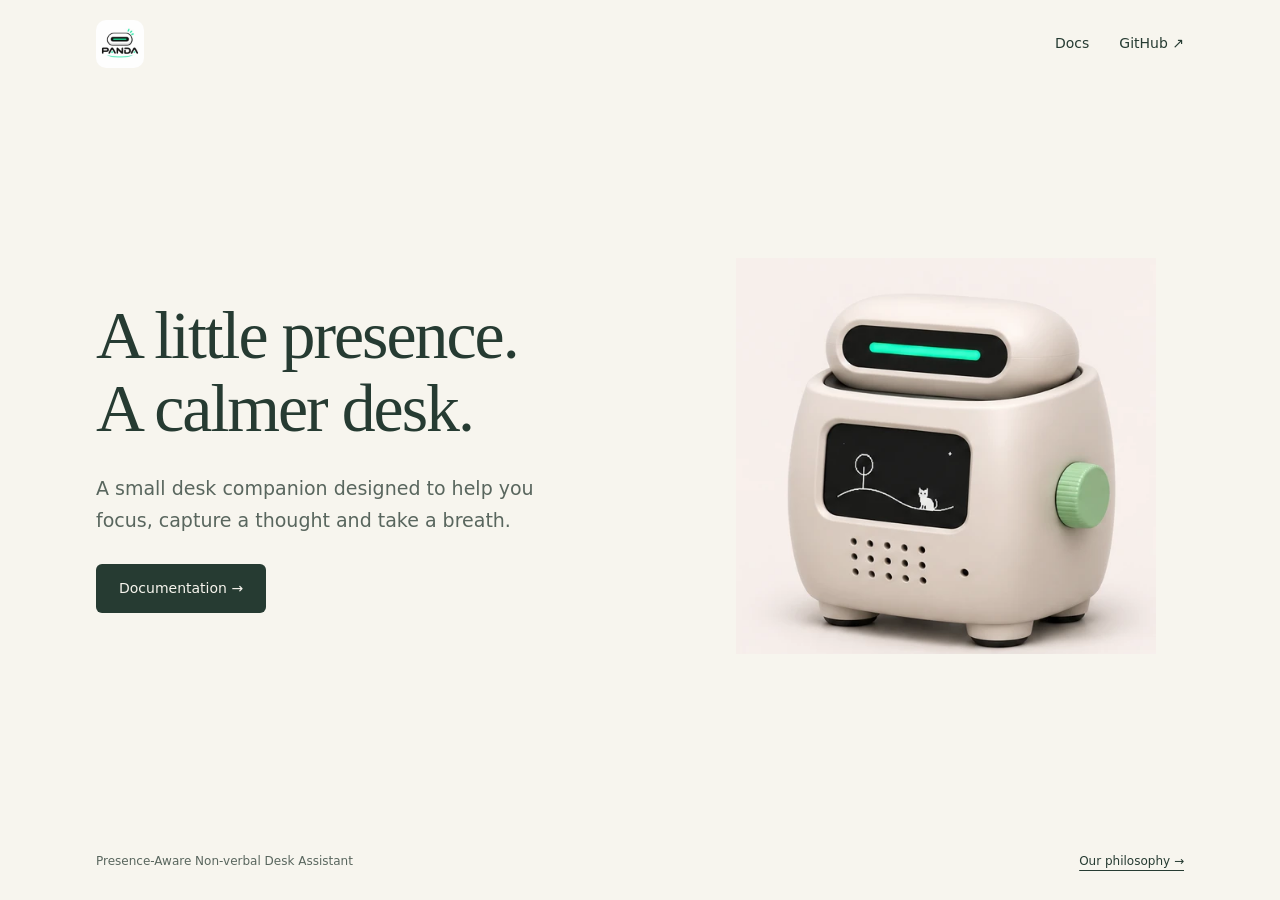
<file: site/index.html>
<!doctype html>
<html lang="en">
<head><meta charset="utf-8"><meta name="viewport" content="width=device-width, initial-scale=1"><meta name="description" content="PANDA: a small desk companion for focus, quick thoughts and gentle reminders."><title>PANDA — A calmer desk</title><link rel="stylesheet" href="style.css"></head>
<body class="homepage">
<header class="wrap"><a class="brand" href="./" aria-label="PANDA home"><img src="assets/panda-logo.webp" width="48" height="48" alt="PANDA"></a><nav aria-label="Main navigation"><a href="docs/">Docs</a><a href="https://github.com/Aman-zishan/panda">GitHub ↗</a></nav></header>
<main class="wrap hero"><div class="hero-copy"><h1>A little presence.<br>A calmer desk.</h1><p class="intro">A small desk companion designed to help you focus, capture a thought and take a breath.</p><div class="actions"><a class="button" href="docs/">Documentation →</a></div></div><figure class="robot"><img src="assets/panda-robot.webp" width="520" height="490" fetchpriority="high" alt="Three-quarter view of PANDA showing its green side knob and tiny-world display"></figure></main>
<footer class="wrap"><p>Presence-Aware Non-verbal Desk Assistant</p><a href="docs/product-philosophy/">Our philosophy →</a></footer>
</body></html>
</file>
<file: site/style.css>
:root{--paper:#f7f5ee;--ink:#263b32;--muted:#59665e;--line:#d5dbce;--accent:#dce8b8}*{box-sizing:border-box}html{scroll-behavior:smooth;scroll-padding-top:24px}body{margin:0;background:var(--paper);color:var(--ink);font:17px/1.65 system-ui,-apple-system,sans-serif}a{color:inherit;text-underline-offset:5px}a:focus-visible{outline:3px solid #678b35;outline-offset:6px}.wrap{max-width:1160px;margin:auto;padding:0 36px}header{display:flex;justify-content:space-between;align-items:center;min-height:116px}.wordmark{font-weight:850;font-size:26px;letter-spacing:3px;text-decoration:none}.wordmark span{display:block;font-size:9px;letter-spacing:2px}nav{display:flex;gap:30px;font-size:14px}nav a{text-decoration:none}.hero{padding-top:64px;text-align:center}.eyebrow{font-size:11px;font-weight:700;letter-spacing:2px;margin:0 0 25px}.dot{display:inline-block;width:8px;height:8px;border-radius:50%;background:#799545;margin-right:8px}h1,h2{font-family:Georgia,serif;font-weight:400;letter-spacing:-2px;line-height:1.08}h1{font-size:clamp(48px,7.5vw,92px);margin:0 0 28px}h2{font-size:clamp(36px,4vw,52px);margin:0 0 28px}h3{font-size:21px;line-height:1.3;margin:14px 0}p{color:var(--muted)}.intro{max-width:580px;margin:0 auto;font-size:19px}.actions{display:flex;gap:28px;justify-content:center;align-items:center;margin:32px 0 46px}.button{display:inline-block;background:var(--ink);color:var(--paper);padding:13px 23px;border-radius:6px;text-decoration:none;font-size:14px}.text-link{font-size:14px;font-weight:600}figure{margin:0}figure img{width:100%;height:auto;display:block;border-radius:14px}figcaption{font-size:11px;text-align:right;margin-top:10px;color:var(--muted)}.acronym{font-size:12px;letter-spacing:2px;margin:35px 0 65px}.band{background:#e9edde;padding:80px 0}.philosophy,.journey{display:grid;grid-template-columns:1fr 1fr;gap:90px}.large{font-size:25px;line-height:1.45;margin-top:0;color:var(--ink)}.experience{padding-top:90px;padding-bottom:75px}.columns{display:grid;grid-template-columns:repeat(3,1fr);gap:44px;margin-top:45px}.number{display:block;border-top:1px solid var(--line);padding-top:20px;font:italic 26px Georgia,serif}.note{font-size:12px;margin-top:28px}.journey{border-top:1px solid var(--line);padding-top:80px;padding-bottom:80px}.timeline{list-style:none;padding:0 0 0 24px;margin:0;border-left:1px solid var(--line)}.timeline li{margin-bottom:30px}.timeline li:last-child{margin-bottom:0}.timeline p{margin:0;font-size:15px}.tag{background:var(--accent);padding:4px 8px;font-size:10px;letter-spacing:1px;border-radius:3px}.docs{background:#edf0e6;padding:80px 0}.doc-list{margin-top:36px}.doc-list a{display:flex;justify-content:space-between;align-items:center;text-decoration:none;border-top:1px solid #cbd3c3;padding:22px 0;gap:20px}.doc-list a:hover strong{text-decoration:underline}.doc-list small{display:block;color:var(--muted);font-size:14px;margin-top:4px}footer{display:flex;gap:28px;justify-content:space-between;align-items:center;min-height:130px;font-size:12px}.skip{position:absolute;left:16px;top:-100px;background:white;padding:12px}.skip:focus{top:12px}@media(max-width:700px){.wrap{padding-left:22px;padding-right:22px}header{min-height:95px}nav{gap:16px;font-size:12px}.hero{padding-top:40px}.philosophy,.journey,.columns{grid-template-columns:1fr;gap:28px}.actions{gap:18px}.band,.docs{padding:55px 0}.experience,.journey{padding-top:55px;padding-bottom:55px}.acronym{font-size:10px;letter-spacing:1px}.intro{font-size:17px}footer{flex-wrap:wrap;padding-top:30px;padding-bottom:30px;gap:10px}footer p{width:100%;margin:0}.wordmark{font-size:22px}}@media(prefers-reduced-motion:reduce){html{scroll-behavior:auto}}
.brand{display:flex;align-items:center;gap:12px;text-decoration:none}.brand img{width:48px;height:48px;border-radius:10px}.product-points{display:flex;justify-content:center;gap:45px;font-size:14px;margin:30px 0}.doc-sidebar{position:fixed;top:145px;left:max(24px,calc((100vw - 1160px)/2));width:190px}.doc-sidebar nav{display:flex;flex-direction:column;gap:14px}.documentation main,.documentation footer{max-width:850px;margin-left:max(250px,calc((100vw - 1160px)/2 + 250px));margin-right:30px}.documentation .hero{text-align:left;padding-top:35px}.documentation .hero figure,.documentation .hero .actions,.documentation .hero .acronym{display:none}.documentation h1{font:600 40px/1.2 system-ui;letter-spacing:-1px}.documentation h2{font:600 26px/1.3 system-ui;letter-spacing:-.5px}.documentation .intro{margin:0}.documentation .band,.documentation .docs{background:transparent;padding:35px 0}.documentation .philosophy,.documentation .journey,.documentation .columns{display:block}.documentation .experience,.documentation .journey{padding-top:35px;padding-bottom:35px}.documentation .large{font-size:18px}.documentation .eyebrow{margin-bottom:14px}.documentation .note{font-size:13px}.documentation .timeline{margin-top:30px}.documentation .columns{margin-top:15px}.documentation .number{display:none}.documentation .docs .note{display:none}@media(max-width:700px){.doc-sidebar{position:static;width:auto;padding:15px 22px;border-bottom:1px solid var(--line)}.doc-sidebar nav{flex-direction:row;flex-wrap:wrap;gap:12px}.doc-sidebar strong{width:100%}.documentation main,.documentation footer{margin:0;max-width:none}.product-points{gap:12px;flex-wrap:wrap}}
.reference{padding:35px 36px 70px;line-height:1.75}.reference section{margin-bottom:38px;scroll-margin-top:24px}.reference h1{margin-bottom:20px}.reference h2{margin-bottom:14px}.reference p,.reference li{font-size:16px}.reference li{margin-bottom:8px}.reference ul,.reference ol{padding-left:22px}.reference a{font-size:15px}.documentation .reference h1{font-size:34px}.documentation .reference h2{font-size:23px}@media(max-width:700px){.reference{padding:28px 22px}}
.hero .robot{max-width:420px;margin:0 auto}.hero .robot img{border-radius:0}
.homepage{min-height:100svh;display:flex;flex-direction:column}.homepage>.wrap{width:100%}.homepage header{min-height:88px}.homepage footer{min-height:76px}.homepage .hero{flex:1;display:grid;grid-template-columns:1.2fr 1fr;align-items:center;gap:40px;padding-top:20px;padding-bottom:20px;text-align:left}.homepage h1{font-size:clamp(42px,5.3vw,70px)}.homepage .intro{margin:0;max-width:460px}.homepage .actions{justify-content:flex-start;margin:28px 0 0}.homepage .robot{width:100%;max-width:420px}.homepage .robot img{max-height:calc(100svh - 210px);object-fit:contain}@media(max-width:700px){.homepage .hero{grid-template-columns:1fr;text-align:center;gap:28px}.homepage .intro{margin:auto}.homepage .actions{justify-content:center}.homepage .robot{max-width:300px}.homepage .robot img{max-height:none}.homepage footer{min-height:76px}}
</file>
